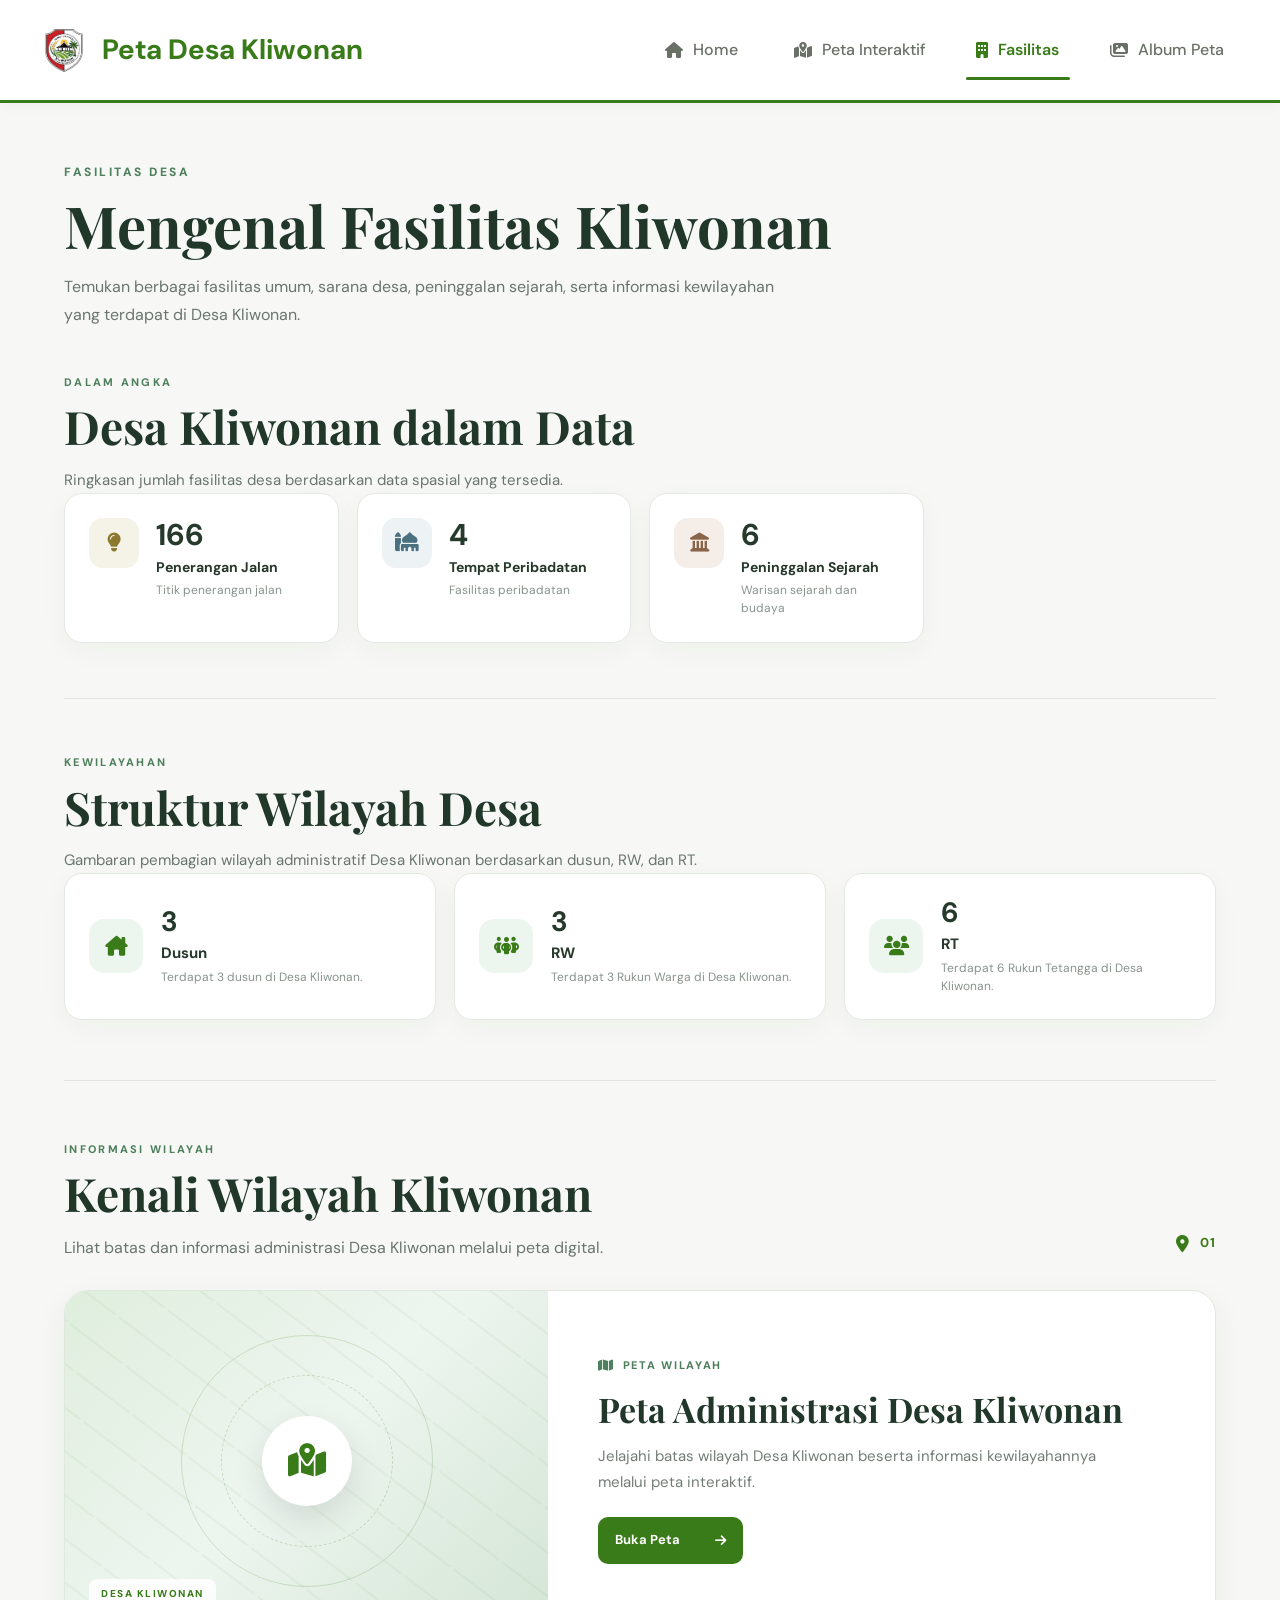
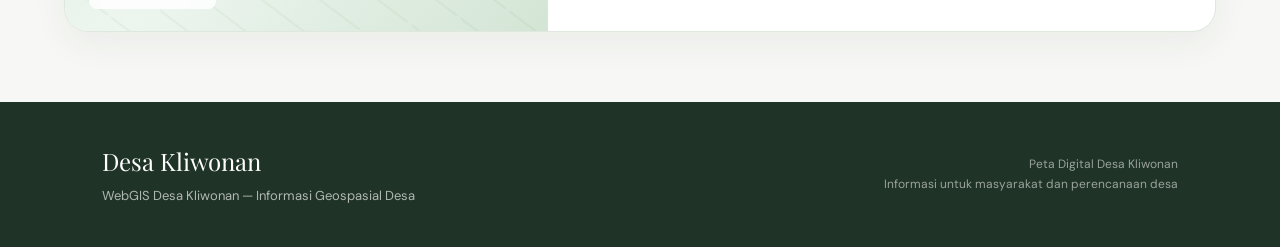
<file: fasilitas.html>
<!doctype html>
<html lang="id">
  <head>
    <meta charset="UTF-8" />
    <meta name="viewport" content="width=device-width, initial-scale=1.0" />

    <title>Fasilitas Desa Kliwonan</title>

    <!-- FONT AWESOME -->
    <link
      rel="stylesheet"
      href="https://cdnjs.cloudflare.com/ajax/libs/font-awesome/6.5.2/css/all.min.css"
    />

    <!-- GOOGLE FONT -->
    <link rel="preconnect" href="https://fonts.googleapis.com" />
    <link rel="preconnect" href="https://fonts.gstatic.com" crossorigin />

    <link
      href="https://fonts.googleapis.com/css2?family=DM+Sans:wght@400;500;600;700&family=Playfair+Display:wght@600;700&display=swap"
      rel="stylesheet"
    />

    <!-- CSS -->
    <link rel="stylesheet" href="style.css" />
  </head>

  <body>
    <!-- =====================================================
         NAVBAR
    ====================================================== -->
      <header id="navbar-container"></header>

    <!-- =====================================================
         MAIN
    ====================================================== -->

    <main>
      <!-- PAGE HEADER -->

      <section class="page-header">
        <span class="page-label"> FASILITAS DESA </span>

        <h1>Mengenal Fasilitas Kliwonan</h1>

        <p>
          Temukan berbagai fasilitas umum, sarana desa, peninggalan sejarah,
          serta informasi kewilayahan yang terdapat di Desa Kliwonan.
        </p>
      </section>

      <!-- =================================================
             RINGKASAN DATA
        ================================================== -->

      <section class="stats-section">
        <div class="section-heading">
          <span class="section-label"> DALAM ANGKA </span>

          <h2>Desa Kliwonan dalam Data</h2>

          <p>
            Ringkasan jumlah fasilitas desa berdasarkan data spasial yang
            tersedia.
          </p>
        </div>

        <div class="stats-grid">
          <!-- PJU -->

          <div class="stat-card">
            <div class="stat-icon pju">
              <i class="fas fa-lightbulb"></i>
            </div>

            <div class="stat-content">
              <span class="stat-number" id="count-pju">0</span>

              <span class="stat-title"> Penerangan Jalan </span>

              <span class="stat-description"> Titik penerangan jalan </span>
            </div>
          </div>

          <!-- PERIBADATAN -->

          <div class="stat-card">
            <div class="stat-icon worship">
              <i class="fas fa-mosque"></i>
            </div>

            <div class="stat-content">
              <span class="stat-number" id="count-peribadatan">0</span>

              <span class="stat-title"> Tempat Peribadatan </span>

              <span class="stat-description"> Fasilitas peribadatan </span>
            </div>
          </div>

          <!-- SEJARAH -->

          <div class="stat-card">
            <div class="stat-icon history">
              <i class="fas fa-landmark"></i>
            </div>

            <div class="stat-content">
              <span class="stat-number" id="count-sejarah">0</span>

              <span class="stat-title"> Peninggalan Sejarah </span>

              <span class="stat-description"> Warisan sejarah dan budaya </span>
            </div>
          </div>
        </div>
      </section>

      <!-- =================================================
             STRUKTUR WILAYAH
        ================================================== -->

      <section class="administration-section">
        <div class="section-heading">
          <span class="section-label"> KEWILAYAHAN </span>

          <h2>Struktur Wilayah Desa</h2>

          <p>
            Gambaran pembagian wilayah administratif Desa Kliwonan berdasarkan
            dusun, RW, dan RT.
          </p>
        </div>

        <div class="administration-grid">
          <!-- DUSUN -->

          <div class="administration-card">
            <div class="administration-icon">
              <i class="fas fa-house-chimney"></i>
            </div>

            <div>
              <span class="administration-number"> 3 </span>

              <h3>Dusun</h3>

              <p>Terdapat 3 dusun di Desa Kliwonan.</p>
            </div>
          </div>

          <!-- RW -->

          <div class="administration-card">
            <div class="administration-icon">
              <i class="fas fa-people-group"></i>
            </div>

            <div>
              <span class="administration-number"> 3 </span>

              <h3>RW</h3>

              <p>Terdapat 3 Rukun Warga di Desa Kliwonan.</p>
            </div>
          </div>

          <!-- RT -->

          <div class="administration-card">
            <div class="administration-icon">
              <i class="fas fa-users"></i>
            </div>

            <div>
              <span class="administration-number"> 6 </span>

              <h3>RT</h3>

              <p>Terdapat 6 Rukun Tetangga di Desa Kliwonan.</p>
            </div>
          </div>
        </div>
      </section>

      <!-- =================================================
             INFORMASI WILAYAH
        ================================================== -->

      <section class="administration-map-section">
        <div class="administration-map-heading">
          <div>
            <span class="section-label"> INFORMASI WILAYAH </span>

            <h2>Kenali Wilayah Kliwonan</h2>

            <p>
              Lihat batas dan informasi administrasi Desa Kliwonan melalui peta
              digital.
            </p>
          </div>

          <div class="map-heading-number">
            <i class="fas fa-location-dot"></i>

            <span> 01 </span>
          </div>
        </div>

        <a href="map.html?layer=desakliwonan" class="administration-map-card">
          <div class="administration-map-visual">
            <div class="map-pattern"></div>

            <div class="map-center-icon">
              <i class="fas fa-map-location-dot"></i>
            </div>

            <span class="map-coordinate"> DESA KLIWONAN </span>
          </div>

          <div class="administration-map-content">
            <span class="map-card-label">
              <i class="fas fa-map"></i>

              PETA WILAYAH
            </span>

            <h3>Peta Administrasi Desa Kliwonan</h3>

            <p>
              Jelajahi batas wilayah Desa Kliwonan beserta informasi
              kewilayahannya melalui peta interaktif.
            </p>

            <div class="map-card-button">
              <span> Buka Peta </span>

              <i class="fas fa-arrow-right"></i>
            </div>
          </div>
        </a>
      </section>
    </main>

    <!-- =====================================================
         FOOTER
    ====================================================== -->

    <footer>
      <div class="footer-content">
        <div>
          <div class="footer-title">Desa Kliwonan</div>

          <div class="footer-text">
            WebGIS Desa Kliwonan — Informasi Geospasial Desa
          </div>
        </div>

        <div class="footer-right">
          Peta Digital Desa Kliwonan

          <br />

          Informasi untuk masyarakat dan perencanaan desa
        </div>
      </div>
    </footer>

    <!-- =====================================================
         JAVASCRIPT
    ====================================================== -->

    <script src="js/fasilitas.js"></script>
    <script src="navbar.js"></script>
    
  </body>
</html>
</file>
<file: style.css>
/* == GLOBAL == */
* {
  margin: 0;
  padding: 0;
  box-sizing: border-box;
}

html {
  scroll-behavior: smooth;
}

body {
  font-family: "DM Sans", sans-serif;
  background: #f7f8f5;
  color: #26352c;
  line-height: 1.6;
}

a {
  color: inherit;
  text-decoration: none;
}

img {
  display: block;
  max-width: 100%;
}

/* ==== NAVBAR ==== */

.navbar {
  position: relative;
  z-index: 1000;
  width: 100%;
  background: #ffffff;
  border-bottom: 3px solid #397b18;
  box-shadow: 0 3px 12px rgba(0, 0, 0, 0.04);
}

.nav-container {
  width: min(1400px, 94%);
  min-height: 100px;
  margin: auto;

  display: flex;
  align-items: center;
  justify-content: space-between;
  gap: 30px;
}

.nav-logo {
  display: flex;
  align-items: center;
  gap: 12px;

  color: #397b18;
  font-size: 28px;
  font-weight: 700;
  white-space: nowrap;
}

.nav-logo img {
  width: 52px;
  height: 52px;
  object-fit: contain;
}

.nav-menu {
  display: flex;
  align-items: stretch;
  min-height: 100px;
  gap: 4px;
}

.nav-link {
  position: relative;

  min-width: 140px;

  display: flex;
  align-items: center;
  justify-content: center;

  gap: 10px;
  padding: 0 18px;

  color: #697066;
  font-size: 16px;
  font-weight: 500;

  transition: 0.25s ease;
}

.nav-link:hover,
.nav-link.active {
  color: #397b18;
}

.nav-link.active {
  font-weight: 600;
}

.nav-link.active::after {
  content: "";

  position: absolute;
  left: 18px;
  right: 18px;
  bottom: 20px;

  height: 3px;

  border-radius: 5px;
  background: #397b18;
}

/* ===== HERO ====== */

.hero-section {
  width: 100%;
}

.hero-video-wrapper {
  position: relative;

  width: 100%;
  height: 480px;

  overflow: hidden;
}

.hero-video {
  width: 100%;
  height: 100%;

  object-fit: cover;
}

.hero-overlay {
  position: absolute;
  inset: 0;

  background: linear-gradient(
    90deg,
    rgba(18, 35, 23, 0.78) 0%,
    rgba(18, 35, 23, 0.48) 45%,
    rgba(18, 35, 23, 0.1) 100%
  );
}

.hero-content {
  position: absolute;
  z-index: 2;

  left: 7%;
  top: 50%;

  width: min(650px, 85%);

  transform: translateY(-50%);

  color: #ffffff;
}

.hero-label {
  display: inline-flex;
  align-items: center;
  gap: 9px;

  margin-bottom: 14px;

  font-size: 12px;
  font-weight: 700;

  letter-spacing: 2px;
}

.hero-content h1 {
  max-width: 650px;

  font-family: "Playfair Display", serif;

  font-size: clamp(42px, 5vw, 66px);
  line-height: 1.12;

  margin-bottom: 16px;
}

.hero-content p {
  max-width: 570px;
  color: rgba(255, 255, 255, 0.88);
  font-size: 16px;
  line-height: 1.75;
  margin-bottom: 24px;
}

.hero-button {
  display: inline-flex;
  align-items: center;
  gap: 12px;
  padding: 14px 20px;
  border-radius: 10px;
  background: #397b18;
  color: #ffffff;
  font-size: 13px;
  font-weight: 700;
  transition: 0.3s ease;
}

.hero-button:hover {
  background: #2f6814;
  transform: translateY(-2px);
}

.hero-button i {
  transition: 0.3s ease;
}

.hero-button:hover i {
  transform: translateX(5px);
}

/* ==== COMMON HEADING ===== */

.section-heading {
  max-width: 780px;
}

.section-label {
  display: block;

  margin-bottom: 8px;

  color: #4f805e;

  font-size: 11px;
  font-weight: 800;

  letter-spacing: 2.3px;
}

.section-heading h2 {
  color: #20372a;

  font-family: "Playfair Display", serif;

  font-size: clamp(32px, 4vw, 46px);
  line-height: 1.2;

  margin-bottom: 12px;
}

.section-heading p {
  color: #69756d;

  font-size: 15px;
  line-height: 1.75;
}

/* =====================================================
   ABOUT
===================================================== */

.about-section {
  width: min(1180px, 90%);
  margin: auto;
  padding: 65px 0 40px;
}

/* =====================================================
   QUICK ACCESS
===================================================== */

.quick-section {
  width: min(1180px, 90%);
  margin: auto;
  padding: 15px 0 55px;
}

.quick-grid {
  display: grid;
  grid-template-columns: repeat(3, 1fr);
  gap: 20px;
}

.quick-card {
  position: relative;
  min-height: 290px;
  display: flex;
  flex-direction: column;
  padding: 28px;
  background: #ffffff;
  border: 1px solid #e2e8e2;
  border-radius: 20px;
  box-shadow: 0 8px 28px rgba(30, 50, 38, 0.04);
  overflow: hidden;
  transition: 0.3s ease;
}

.quick-card:hover {
  transform: translateY(-7px);
  border-color: #b8ccb9;
  box-shadow: 0 18px 40px rgba(30, 50, 38, 0.09);
}

.quick-icon {
  width: 55px;
  height: 55px;
  display: flex;
  align-items: center;
  justify-content: center;
  margin-bottom: 16px;
  border-radius: 15px;
  background: #edf5ef;
  color: #397b18;
  font-size: 21px;
}

.quick-number {
  position: absolute;
  top: 28px;
  right: 28px;
  color: #dbe7dc;
  font-size: 30px;
  font-weight: 700;
}

.quick-card h3 {
  color: #26382c;
  font-size: 20px;
  margin-bottom: 8px;
}

.quick-card p {
  color: #737d76;
  font-size: 14px;
  line-height: 1.7;
  margin-bottom: 16px;
}

.quick-card > span {
  display: inline-flex;
  align-items: center;
  gap: 8px;
  margin-top: auto;
  color: #397b18;
  font-size: 13px;
  font-weight: 700;
}

.quick-card > span i {
  transition: 0.25s ease;
}

.quick-card:hover > span i {
  transform: translateX(5px);
}

/* =====================================================
   VIDEO INFORMASI DESA
===================================================== */

.village-video-section {
  width: min(1180px, 90%);
  margin: auto;
  padding: 60px 0;
  border-top: 1px solid #e1e6e1;
}

.village-video-heading {
  max-width: 760px;
  margin-bottom: 28px;
}

.village-video-card {
  display: grid;
  grid-template-columns: 58% 42%;
  overflow: hidden;
  background: #ffffff;
  border: 1px solid #dfe7df;
  border-radius: 24px;
  box-shadow: 0 12px 35px rgba(30, 50, 38, 0.06);
}

.village-video {
  min-height: 350px;
  background: #1f3326;
}

.village-video video {
  width: 100%;
  height: 100%;
  min-height: 350px;
  display: block;
  object-fit: cover;
}

.village-video-text {
  display: flex;
  flex-direction: column;
  justify-content: center;
  padding: 40px;
}

.video-number {
  color: #397b18;
  font-size: 12px;
  font-weight: 800;
  letter-spacing: 2px;
  margin-bottom: 12px;
}

.village-video-text h3 {
  color: #20372a;
  font-family: "Playfair Display", serif;
  font-size: 30px;
  line-height: 1.25;
  margin-bottom: 12px;
}

.village-video-text p {
  color: #737d76;
  font-size: 14px;
  line-height: 1.75;
  margin-bottom: 18px;
}

.video-info {
  display: flex;
  align-items: center;
  gap: 10px;
  color: #397b18;
  font-size: 12px;
  font-weight: 700;
}

.video-info i {
  font-size: 18px;
}

/* =====================================================
   MAP SECTION
===================================================== */

.map-section {
  width: min(1180px, 90%);
  margin: auto;
  padding: 60px 0 70px;
  border-top: 1px solid #e1e6e1;
}

.map-section > .section-heading {
  margin-bottom: 28px;
}

.map-grid {
  display: grid;
  grid-template-columns: repeat(3, 1fr);
  gap: 20px;
}

.map-card {
  position: relative;
  min-height: 310px;
  display: flex;
  flex-direction: column;
  padding: 28px;
  background: #ffffff;
  border: 1px solid #e2e8e2;
  border-radius: 20px;
  box-shadow: 0 8px 28px rgba(30, 50, 38, 0.04);
  overflow: hidden;
  transition: 0.3s ease;
}

.map-card:hover {
  transform: translateY(-7px);
  border-color: #b8ccb9;
  box-shadow: 0 18px 40px rgba(30, 50, 38, 0.09);
}

.map-card-icon {
  width: 55px;
  height: 55px;
  display: flex;
  align-items: center;
  justify-content: center;
  margin-bottom: 16px;
  border-radius: 15px;
  background: #edf5ef;
  color: #397b18;
  font-size: 21px;
}

.map-badge {
  color: #718078;
  font-size: 10px;
  font-weight: 800;
  letter-spacing: 1.5px;
  margin-bottom: 6px;
}

.map-card h3 {
  color: #25382b;
  font-size: 21px;
  line-height: 1.3;
  margin-bottom: 8px;
}

.map-card p {
  color: #737d76;
  font-size: 14px;
  line-height: 1.7;
  margin-bottom: 16px;
}

.map-action {
  display: inline-flex;
  align-items: center;
  gap: 8px;
  margin-top: auto;
  color: #397b18;
  font-size: 13px;
  font-weight: 700;
}

.map-action i {
  transition: 0.25s ease;
}

.map-card:hover .map-action i {
  transform: translateX(5px);
}

/* =====================================================
   FOOTER
===================================================== */

footer {
  background: #1f3326;
  color: #ffffff;
  padding: 40px 8%;
}

.footer-content {
  width: min(1180px, 100%);
  margin: auto;
  display: flex;
  align-items: center;
  justify-content: space-between;
  gap: 30px;
}

.footer-title {
  font-family: "Playfair Display", serif;
  font-size: 24px;
  margin-bottom: 6px;
}

.footer-text {
  color: rgba(255, 255, 255, 0.65);
  font-size: 13px;
}

.footer-right {
  color: rgba(255, 255, 255, 0.55);
  font-size: 12px;
  text-align: right;
  line-height: 1.7;
}

/* =====================================================
   FASILITAS PAGE
===================================================== */

.page-header {
  width: min(1180px, 90%);
  margin: auto;
  padding: 60px 0 45px;
}

.page-label {
  display: block;

  margin-bottom: 10px;

  color: #4f805e;

  font-size: 12px;
  font-weight: 800;

  letter-spacing: 2.5px;
}

.page-header h1 {
  max-width: 850px;

  margin-bottom: 14px;

  color: #20372a;

  font-family: "Playfair Display", serif;

  font-size: clamp(40px, 5vw, 58px);
  line-height: 1.15;
}

.page-header p {
  max-width: 720px;

  color: #69756d;

  font-size: 16px;
  line-height: 1.75;
}

.stats-section,
.administration-section,
.data-section,
.administration-map-section {
  width: min(1180px, 90%);

  margin-left: auto;
  margin-right: auto;
}

/* =====================================================
   STATISTICS
===================================================== */

.stats-section {
  padding-bottom: 55px;
}

.stats-grid {
  display: grid;
  grid-template-columns: repeat(4, 1fr);
  gap: 18px;
}

.stat-card {
  min-height: 150px;

  display: flex;
  align-items: flex-start;

  gap: 17px;

  padding: 24px;

  background: #ffffff;

  border: 1px solid #e3e9e3;

  border-radius: 18px;

  box-shadow: 0 8px 28px rgba(30, 50, 38, 0.04);

  transition:
    transform 0.3s ease,
    box-shadow 0.3s ease,
    border-color 0.3s ease;
}

.stat-card:hover {
  transform: translateY(-5px);

  border-color: #b8ccb9;

  box-shadow: 0 16px 35px rgba(30, 50, 38, 0.08);
}

.stat-icon {
  width: 50px;
  height: 50px;

  min-width: 50px;

  display: flex;
  align-items: center;
  justify-content: center;

  border-radius: 14px;

  background: #edf5ef;

  color: #397b18;

  font-size: 19px;
}

.stat-content {
  display: flex;
  flex-direction: column;
}

.stat-number {
  color: #263a2c;

  font-size: 30px;
  font-weight: 700;

  line-height: 1.1;

  margin-bottom: 5px;
}

.stat-title {
  color: #26382c;

  font-size: 14px;
  font-weight: 700;

  margin-bottom: 3px;
}

.stat-description {
  color: #89938c;

  font-size: 12px;

  line-height: 1.5;
}

/* =====================================================
   STAT ICON VARIATIONS
===================================================== */

.stat-icon.umkm,
.facility-icon.umkm {
  background: #edf5ef;
  color: #397b18;
}

.stat-icon.pju,
.facility-icon.pju {
  background: #f5f3e8;
  color: #8b7a2e;
}

.stat-icon.worship {
  background: #edf2f5;
  color: #4b7080;
}

.stat-icon.history,
.facility-icon.history {
  background: #f5eee8;
  color: #8a6448;
}

/* =====================================================
   STRUKTUR WILAYAH
===================================================== */

.administration-section {
  border-top: 1px solid #e1e6e1;

  padding-top: 55px;
  padding-bottom: 60px;
}

.administration-grid {
  display: grid;
  grid-template-columns: repeat(3, 1fr);
  gap: 18px;
}

.administration-card {
  display: flex;
  align-items: center;

  gap: 18px;

  min-height: 140px;

  padding: 24px;

  background: #ffffff;

  border: 1px solid #e3e9e3;

  border-radius: 18px;

  box-shadow: 0 8px 28px rgba(30, 50, 38, 0.04);

  transition:
    transform 0.3s ease,
    box-shadow 0.3s ease,
    border-color 0.3s ease;
}

.administration-card:hover {
  transform: translateY(-5px);

  border-color: #b8ccb9;

  box-shadow: 0 16px 35px rgba(30, 50, 38, 0.08);
}

.administration-icon {
  width: 54px;
  height: 54px;

  min-width: 54px;

  display: flex;
  align-items: center;
  justify-content: center;

  border-radius: 15px;

  background: #edf5ef;

  color: #397b18;

  font-size: 20px;
}

.administration-number {
  display: block;

  color: #263a2c;

  font-size: 28px;
  font-weight: 700;

  line-height: 1.1;

  margin-bottom: 3px;
}

.administration-card h3 {
  color: #26382c;

  font-size: 15px;

  margin-bottom: 3px;
}

.administration-card p {
  color: #89938c;

  font-size: 12px;

  line-height: 1.5;
}

/* =====================================================
   FASILITAS & POTENSI
===================================================== */

.data-section {
  border-top: 1px solid #e1e6e1;

  padding-top: 55px;
  padding-bottom: 65px;
}

.section-title {
  display: flex;
  align-items: flex-end;
  justify-content: space-between;

  gap: 30px;

  margin-bottom: 28px;
}

.section-title > p {
  max-width: 400px;
  text-align: right;
}

.facility-grid {
  display: grid;
  grid-template-columns: repeat(3, 1fr);
  gap: 20px;
}

.facility-card {
  position: relative;

  display: flex;
  flex-direction: column;

  min-height: 310px;

  padding: 28px;

  background: #ffffff;

  border: 1px solid #e3e9e3;

  border-radius: 20px;

  overflow: hidden;

  box-shadow: 0 8px 28px rgba(30, 50, 38, 0.04);

  transition:
    transform 0.3s ease,
    box-shadow 0.3s ease,
    border-color 0.3s ease;
}

.facility-card::before {
  content: "";

  position: absolute;

  top: 0;
  left: 0;

  width: 100%;
  height: 4px;

  background: #397b18;

  transform: scaleX(0);

  transform-origin: left;

  transition: transform 0.3s ease;
}

.facility-card:hover {
  transform: translateY(-7px);

  border-color: #b8ccb9;

  box-shadow: 0 18px 40px rgba(30, 50, 38, 0.09);
}

.facility-card:hover::before {
  transform: scaleX(1);
}

.facility-icon {
  width: 55px;
  height: 55px;

  display: flex;
  align-items: center;
  justify-content: center;

  border-radius: 15px;

  background: #edf5ef;

  color: #397b18;

  font-size: 21px;

  margin-bottom: 18px;
}

.facility-content {
  height: 100%;

  display: flex;
  flex-direction: column;
}

.facility-type {
  color: #718078;

  font-size: 10px;
  font-weight: 800;

  letter-spacing: 1.5px;

  margin-bottom: 6px;
}

.facility-content h2 {
  color: #25382b;

  font-size: 21px;

  line-height: 1.3;

  margin-bottom: 8px;
}

.facility-content p {
  color: #737d76;

  font-size: 14px;

  line-height: 1.7;

  margin-bottom: 16px;
}

.facility-link {
  display: inline-flex;
  align-items: center;

  gap: 8px;

  margin-top: auto;

  color: #397b18;

  font-size: 13px;
  font-weight: 700;
}

.facility-link i {
  transition: transform 0.25s ease;
}

.facility-card:hover .facility-link i {
  transform: translateX(5px);
}

/* =====================================================
   INFORMASI WILAYAH
===================================================== */

.administration-map-section {
  padding: 60px 0 70px;

  border-top: 1px solid #e1e6e1;
}

.administration-map-heading {
  display: flex;

  align-items: flex-end;
  justify-content: space-between;

  gap: 30px;

  margin-bottom: 28px;
}

.administration-map-heading > div:first-child {
  max-width: 760px;
}

.administration-map-heading h2 {
  color: #20372a;

  font-family: "Playfair Display", serif;

  font-size: clamp(32px, 4vw, 46px);

  line-height: 1.2;

  margin-bottom: 12px;
}

.administration-map-heading p {
  max-width: 650px;

  color: #69756d;

  font-size: 16px;

  line-height: 1.75;
}

.map-heading-number {
  display: flex;

  align-items: center;

  gap: 10px;

  padding-bottom: 8px;

  color: #397b18;

  font-size: 13px;
  font-weight: 700;

  letter-spacing: 1px;
}

.map-heading-number i {
  font-size: 17px;
}

/* =====================================================
   MAP ADMINISTRATION CARD
===================================================== */

.administration-map-card {
  position: relative;

  display: grid;

  grid-template-columns: 42% 58%;

  min-height: 340px;

  overflow: hidden;

  background: #ffffff;

  border: 1px solid #dfe7df;

  border-radius: 24px;

  box-shadow: 0 12px 35px rgba(30, 50, 38, 0.06);

  transition:
    transform 0.35s ease,
    box-shadow 0.35s ease,
    border-color 0.35s ease;
}

.administration-map-card:hover {
  transform: translateY(-7px);

  border-color: #b9ceb9;

  box-shadow: 0 22px 55px rgba(30, 50, 38, 0.13);
}

/* =====================================================
   MAP VISUAL
===================================================== */

.administration-map-visual {
  position: relative;

  min-height: 340px;

  overflow: hidden;

  display: flex;

  align-items: center;
  justify-content: center;

  background: linear-gradient(
    135deg,
    #dfeedd 0%,
    #edf5ef 48%,
    #d3e5d5 100%
  );
}

.map-pattern {
  position: absolute;

  inset: 0;

  opacity: 0.45;

  background-image: linear-gradient(
    45deg,
    transparent 45%,
    rgba(57, 123, 24, 0.12) 46%,
    rgba(57, 123, 24, 0.12) 48%,
    transparent 49%
  );

  background-size: 38px 38px;

  transform: rotate(-8deg) scale(1.3);
}

.administration-map-visual::before {
  content: "";

  position: absolute;

  width: 250px;
  height: 250px;

  border: 1px solid rgba(57, 123, 24, 0.18);

  border-radius: 50%;
}

.administration-map-visual::after {
  content: "";

  position: absolute;

  width: 170px;
  height: 170px;

  border: 1px dashed rgba(57, 123, 24, 0.22);

  border-radius: 50%;
}

.map-center-icon {
  position: relative;

  z-index: 3;

  width: 90px;
  height: 90px;

  display: flex;

  align-items: center;
  justify-content: center;

  border-radius: 50%;

  background: #ffffff;

  color: #397b18;

  font-size: 34px;

  box-shadow: 0 12px 30px rgba(30, 50, 38, 0.12);

  transition: 0.35s ease;
}

.administration-map-card:hover .map-center-icon {
  transform: scale(1.08);
}

.map-coordinate {
  position: absolute;

  z-index: 4;

  left: 24px;
  bottom: 22px;

  padding: 7px 12px;

  border-radius: 8px;

  background: rgba(255, 255, 255, 0.82);

  color: #397b18;

  font-size: 10px;
  font-weight: 800;

  letter-spacing: 1.5px;

  backdrop-filter: blur(6px);
}

/* =====================================================
   MAP CONTENT
===================================================== */

.administration-map-content {
  display: flex;

  flex-direction: column;
  justify-content: center;

  padding: 40px 50px;
}

.map-card-label {
  display: inline-flex;

  align-items: center;

  gap: 8px;

  width: fit-content;

  margin-bottom: 14px;

  color: #4f805e;

  font-size: 11px;
  font-weight: 800;

  letter-spacing: 1.7px;
}

.map-card-label i {
  font-size: 13px;
}

.administration-map-content h3 {
  color: #20372a;

  font-family: "Playfair Display", serif;

  font-size: clamp(25px, 3vw, 34px);

  line-height: 1.25;

  margin-bottom: 12px;
}

.administration-map-content p {
  max-width: 520px;

  color: #737d76;

  font-size: 15px;

  line-height: 1.75;

  margin-bottom: 22px;
}

.map-card-button {
  display: inline-flex;

  align-items: center;
  justify-content: space-between;

  width: fit-content;

  min-width: 145px;

  gap: 20px;

  padding: 13px 17px;

  border-radius: 10px;

  background: #397b18;

  color: #ffffff;

  font-size: 13px;
  font-weight: 700;

  transition: 0.3s ease;
}

.map-card-button i {
  transition: 0.3s ease;
}

.administration-map-card:hover .map-card-button {
  background: #2f6814;
}

.administration-map-card:hover .map-card-button i {
  transform: translateX(5px);
}

/* =====================================================
   SEARCH
===================================================== */

.search-input {
  width: 100%;
  height: 52px;

  padding: 0 18px;

  margin-bottom: 18px;

  border: 1px solid #dce4dc;

  border-radius: 12px;

  background: #ffffff;

  color: #26352c;

  font-family: "DM Sans", sans-serif;

  font-size: 14px;

  outline: none;

  transition:
    border-color 0.25s ease,
    box-shadow 0.25s ease;
}

.search-input:focus {
  border-color: #397b18;

  box-shadow: 0 0 0 3px rgba(57, 123, 24, 0.08);
}

.search-input::placeholder {
  color: #a0aaa3;
}

/* =====================================================
   TABLE UMKM
===================================================== */

.table-container {
  width: 100%;

  overflow-x: auto;

  background: #ffffff;

  border: 1px solid #e3e9e3;

  border-radius: 16px;

  box-shadow: 0 8px 30px rgba(30, 50, 38, 0.04);
}

.summary-table {
  width: 100%;
  min-width: 700px;
  border-collapse: collapse;
}

.summary-table th {
  padding: 17px 20px;

  background: #f3f6f3;

  color: #52635a;

  font-size: 12px;
  font-weight: 700;

  text-align: left;

  border-bottom: 1px solid #e1e6e1;
}

.summary-table td {
  padding: 16px 20px;

  color: #5f6b64;

  font-size: 13px;

  border-bottom: 1px solid #edf0ed;
}

.summary-table tbody tr:last-child td {
  border-bottom: none;
}

.summary-table tbody tr:hover {
  background: #fafcf9;
}

.summary-table td:first-child {
  color: #26382c;
  font-weight: 600;
}

.loading-cell {
  text-align: center;

  color: #89938c !important;

  padding: 30px !important;
}

/* =====================================================
   ALBUM PETA
===================================================== */

.album-section {
  width: min(1180px, 90%);
  margin: auto;

  padding: 20px 0 80px;

  border-top: 1px solid #e1e6e1;
}

.album-section > .section-heading {
  margin-bottom: 28px;
}

/* =====================================================
   FILTER ALBUM
===================================================== */

.album-filter {
  display: flex;
  align-items: center;
  flex-wrap: wrap;

  gap: 10px;

  margin-bottom: 30px;
}

.album-filter-btn {
  padding: 10px 18px;

  border: 1px solid #dce4dc;
  border-radius: 10px;

  background: #ffffff;
  color: #657169;

  font-family: "DM Sans", sans-serif;
  font-size: 13px;
  font-weight: 600;

  cursor: pointer;

  transition: 0.25s ease;
}

.album-filter-btn:hover {
  border-color: #397b18;
  color: #397b18;
}

.album-filter-btn.active {
  background: #397b18;
  border-color: #397b18;
  color: #ffffff;
}

/* =====================================================
   GRID ALBUM
===================================================== */

.album-grid {
  display: grid;

  grid-template-columns: repeat(3, 1fr);

  gap: 24px;
}

/* =====================================================
   ALBUM CARD
===================================================== */

.album-card {
  overflow: hidden;

  background: #ffffff;

  border: 1px solid #e2e8e2;
  border-radius: 20px;

  box-shadow: 0 8px 28px rgba(30, 50, 38, 0.04);

  transition:
    transform 0.3s ease,
    box-shadow 0.3s ease,
    border-color 0.3s ease;
}

.album-card:hover {
  transform: translateY(-7px);

  border-color: #b8ccb9;

  box-shadow: 0 18px 40px rgba(30, 50, 38, 0.09);
}

/* =====================================================
   GAMBAR ALBUM
===================================================== */

.album-image {
  position: relative;

  width: 100%;
  height: 250px;

  overflow: hidden;

  background: #edf5ef;
}

.album-image img {
  width: 100%;
  height: 100%;

  display: block;

  object-fit: cover;

  transition: transform 0.5s ease;
}

.album-card:hover .album-image img {
  transform: scale(1.04);
}

/* =====================================================
   OVERLAY GAMBAR
===================================================== */

.album-overlay {
  position: absolute;

  inset: 0;

  display: flex;
  align-items: center;
  justify-content: center;

  background: rgba(24, 43, 31, 0.55);

  opacity: 0;

  transition: opacity 0.3s ease;
}

.album-card:hover .album-overlay {
  opacity: 1;
}

/* =====================================================
   TOMBOL LIHAT PETA
===================================================== */

.album-view-btn {
  display: inline-flex;
  align-items: center;
  justify-content: center;

  gap: 9px;

  padding: 12px 17px;

  border: none;
  border-radius: 10px;

  background: #ffffff;
  color: #397b18;

  font-family: "DM Sans", sans-serif;

  font-size: 13px;
  font-weight: 700;

  cursor: pointer;

  box-shadow: 0 8px 25px rgba(0, 0, 0, 0.15);

  transform: translateY(8px);

  transition:
    transform 0.3s ease,
    background 0.3s ease,
    color 0.3s ease;
}

.album-card:hover .album-view-btn {
  transform: translateY(0);
}

.album-view-btn:hover {
  background: #397b18;
  color: #ffffff;
}

/* =====================================================
   ISI CARD
===================================================== */

.album-content {
  padding: 24px 25px 27px;
}

.album-category {
  display: block;

  margin-bottom: 8px;

  color: #4f805e;

  font-size: 10px;
  font-weight: 800;

  letter-spacing: 1.6px;
}

.album-content h3 {
  color: #25382b;

  font-size: 20px;
  line-height: 1.3;

  margin-bottom: 9px;
}

.album-content p {
  color: #737d76;

  font-size: 13px;
  line-height: 1.7;
}

/* =====================================================
   LIGHTBOX
===================================================== */

.lightbox {
  position: fixed;

  inset: 0;

  z-index: 9999;

  display: flex;
  align-items: center;
  justify-content: center;

  padding: 40px;

  background: rgba(16, 29, 21, 0.88);

  opacity: 0;
  visibility: hidden;

  transition:
    opacity 0.3s ease,
    visibility 0.3s ease;
}

.lightbox.show {
  opacity: 1;
  visibility: visible;
}

.lightbox-content {
  position: relative;

  width: min(1350px, 88vw);
  max-height: 90vh;

  display: flex;
  flex-direction: column;

  overflow: hidden;

  background: #ffffff;

  border-radius: 24px;

  box-shadow: 0 25px 80px rgba(0, 0, 0, 0.35);

  transform: scale(0.94);

  transition: transform 0.3s ease;
}

.lightbox.show .lightbox-content {
  transform: scale(1);
}

#lightboxImage {
  width: 100%;
  max-height: 65vh;

  display: block;

  object-fit: contain;

  background: #edf2ed;
}

.lightbox-info {
  padding: 25px 35px 30px;

  background: #ffffff;
}

.lightbox-info > span {
  display: block;

  margin-bottom: 7px;

  color: #4f805e;

  font-size: 10px;
  font-weight: 800;

  letter-spacing: 1.8px;
}

.lightbox-info h3 {
  color: #20372a;

  font-family: "Playfair Display", serif;

  font-size: 28px;
  line-height: 1.3;

  margin-bottom: 8px;
}

.lightbox-info p {
  color: #737d76;

  font-size: 14px;
  line-height: 1.6;

  margin-bottom: 12px;
}

.lightbox-counter {
  color: #89938c;

  font-size: 12px;
  font-weight: 700;
}

/* =====================================================
   TOMBOL LIGHTBOX
===================================================== */

.lightbox-close,
.lightbox-prev,
.lightbox-next {
  position: absolute;

  z-index: 10;

  width: 56px;
  height: 56px;

  display: flex;
  align-items: center;
  justify-content: center;

  border: 1px solid rgba(255, 255, 255, 0.25);
  border-radius: 50%;

  background: rgba(255, 255, 255, 0.12);

  color: #ffffff;

  font-size: 20px;

  cursor: pointer;

  backdrop-filter: blur(8px);

  transition:
    background 0.25s ease,
    transform 0.25s ease;
}

.lightbox-close:hover,
.lightbox-prev:hover,
.lightbox-next:hover {
  background: #397b18;
}

.lightbox-close {
  top: 32px;
  right: 32px;
}

.lightbox-prev {
  left: 35px;
  top: 50%;

  transform: translateY(-50%);
}

.lightbox-prev:hover {
  transform: translateY(-50%) scale(1.05);
}

.lightbox-next {
  right: 35px;
  top: 50%;

  transform: translateY(-50%);
}

.lightbox-next:hover {
  transform: translateY(-50%) scale(1.05);
}

/* =====================================================
   MAP INTERACTIVE PAGE
===================================================== */

.map-page-container {
  position: relative;

  width: 100%;
  height: calc(100vh - 103px);

  overflow: hidden;

  background: #f7f8f5;
}

/* =====================================================
   SIDEBAR MAP
===================================================== */

.sidebar {
  position: absolute;

  top: 0;
  left: 0;

  z-index: 1000;

  width: 340px;
  height: 100%;

  overflow-y: auto;

  padding: 22px 18px;

  background: #ffffff;

  border-right: 1px solid #dfe7df;

  box-shadow: 4px 0 18px rgba(30, 50, 38, 0.06);

  transform: translateX(0);

  transition: transform 0.35s ease;

  -webkit-overflow-scrolling: touch;

  scrollbar-width: thin;
  scrollbar-color: #cbd8cc transparent;
}

/* Scrollbar sidebar Chrome / Edge */
.sidebar::-webkit-scrollbar {
  width: 6px;
}

.sidebar::-webkit-scrollbar-track {
  background: transparent;
}

.sidebar::-webkit-scrollbar-thumb {
  background: #cbd8cc;
  border-radius: 10px;
}

/* SIDEBAR DITUTUP */
.sidebar.collapsed {
  transform: translateX(-100%);
  pointer-events: none;
  box-shadow: none;
}

/* =====================================================
   SIDEBAR CONTROL GROUP
===================================================== */

.control-group {
  margin-bottom: 22px;
}

.control-group > h3 {
  display: flex;
  align-items: center;

  gap: 9px;

  margin-bottom: 14px;

  color: #26382c;

  font-size: 15px;
  font-weight: 700;
}

.control-group > h3 i {
  color: #397b18;
}

/* =====================================================
   BASEMAP
===================================================== */

.basemap-selector select {
  width: 100%;

  height: 43px;

  padding: 0 12px;

  border: 1px solid #dce4dc;
  border-radius: 10px;

  background: #ffffff;

  color: #52635a;

  font-family: "DM Sans", sans-serif;
  font-size: 13px;

  outline: none;

  cursor: pointer;

  transition: 0.25s ease;
}

.basemap-selector select:hover,
.basemap-selector select:focus {
  border-color: #397b18;

  box-shadow: 0 0 0 3px rgba(57, 123, 24, 0.08);
}

/* =====================================================
   LAYER CONTROLS
===================================================== */

.layer-controls {
  display: flex;
  flex-direction: column;

  gap: 6px;
}

.control-group-inner {
  margin-top: 18px;

  padding-top: 17px;

  border-top: 1px solid #edf0ed;
}

.control-group-inner h4 {
  display: flex;
  align-items: center;

  gap: 8px;

  margin-bottom: 10px;

  color: #52635a;

  font-size: 12px;
  font-weight: 800;

  letter-spacing: 0.4px;
}

.control-group-inner h4 i {
  color: #397b18;

  font-size: 13px;
}

/* =====================================================
   LAYER ITEM
===================================================== */

.layer-item {
  min-height: 40px;

  display: flex;
  align-items: center;

  gap: 8px;

  padding: 6px 8px;

  border-radius: 9px;

  transition: background 0.2s ease;
}

.layer-item:hover {
  background: #f5f8f5;
}

.layer-item input[type="checkbox"] {
  width: 15px;
  height: 15px;

  accent-color: #397b18;

  cursor: pointer;

  flex-shrink: 0;
}

.layer-item label {
  flex: 1;

  color: #52635a;

  font-size: 12px;
  font-weight: 600;

  cursor: pointer;
}

/* =====================================================
   LEGEND
===================================================== */

.layer-legend {
  width: 20px;
  height: 20px;

  flex-shrink: 0;

  border-radius: 4px;

  border: 1px solid rgba(0, 0, 0, 0.12);
}

.line-legend {
  height: 4px;

  margin-top: 1px;

  border: none;

  border-radius: 3px;
}

.border-legend {
  background: transparent;

  border-width: 3px;

  border-style: solid;

  border-radius: 3px;
}

.layer-legend-icon {
  width: 20px;
  height: 20px;

  flex-shrink: 0;

  object-fit: contain;
}

.auto-legend-icon {
  width: 25px;
  height: 25px;

  min-width: 25px;

  border-radius: 50%;

  display: flex;
  align-items: center;
  justify-content: center;

  font-size: 15px;
  line-height: 1;

  color: #ffffff;

  box-sizing: border-box;
}

/* =====================================================
   STYLE TOGGLE
===================================================== */

.style-toggle-btn {
  width: 28px;
  height: 28px;

  display: flex;
  align-items: center;
  justify-content: center;

  flex-shrink: 0;

  border: none;
  border-radius: 7px;

  background: transparent;

  color: #89938c;

  cursor: pointer;

  transition: 0.2s ease;
}

.style-toggle-btn:hover {
  background: #edf5ef;

  color: #397b18;
}

/* =====================================================
   STYLE CONTROLS
===================================================== */

.style-controls {
  display: none;

  padding: 8px 10px 10px 31px;

  margin-bottom: 4px;

  background: #f8faf8;

  border-radius: 8px;
}

.style-controls.show,
.style-controls.active {
  display: block;
}

.control-row {
  display: flex;
  align-items: center;
  justify-content: space-between;

  gap: 12px;

  min-height: 32px;
}

.control-row + .control-row {
  margin-top: 6px;
}

.control-row label {
  color: #7a857e;

  font-size: 11px;
  font-weight: 600;
}

.control-row input[type="color"] {
  width: 35px;
  height: 25px;

  padding: 2px;

  border: 1px solid #dce4dc;
  border-radius: 6px;

  background: #ffffff;

  cursor: pointer;
}

.control-row input[type="range"] {
  width: 110px;

  accent-color: #397b18;

  cursor: pointer;
}

/* =====================================================
   MAP CONTAINER
===================================================== */

.map-container {
  position: relative;

  width: 100%;
  height: 100%;
}

#map {
  width: 100%;
  height: 100%;

  background: #edf2ed;
}

/* =====================================================
   SIDEBAR TOGGLE
===================================================== */

#sidebar-toggle {
  position: absolute;

  z-index: 1001;

  left: 340px;
  top: 50%;

  width: 36px;
  height: 58px;

  display: flex;
  align-items: center;
  justify-content: center;

  transform: translateY(-50%);

  border: 1px solid #dfe7df;
  border-left: none;

  border-radius: 0 10px 10px 0;

  background: #ffffff;

  color: #397b18;

  cursor: pointer;

  box-shadow: 3px 0 12px rgba(30, 50, 38, 0.08);

  transition:
    left 0.35s ease,
    background 0.2s ease,
    border-radius 0.2s ease,
    box-shadow 0.2s ease;

  touch-action: manipulation;
}

#sidebar-toggle:hover {
  background: #edf5ef;
}

/* Sidebar tertutup */
.sidebar.collapsed + #sidebar-toggle {
  left: 0;

  border-left: 1px solid #dfe7df;

  border-radius: 0 10px 10px 0;

  box-shadow: 3px 0 12px rgba(30, 50, 38, 0.08);
}

/* =====================================================
   MAP CONTROLS
===================================================== */

.map-controls {
  position: absolute;

  z-index: 800;

  top: 18px;
  right: 18px;

  display: flex;
  flex-direction: column;

  gap: 8px;
}

.control-btn {
  width: 42px;
  height: 42px;

  display: flex;
  align-items: center;
  justify-content: center;

  border: 1px solid #dfe7df;
  border-radius: 10px;

  background: #ffffff;

  color: #397b18;

  font-size: 15px;

  cursor: pointer;

  box-shadow: 0 5px 18px rgba(30, 50, 38, 0.12);

  transition: 0.25s ease;
}

.control-btn:hover {
  background: #397b18;

  color: #ffffff;

  transform: translateY(-2px);
}

/* =====================================================
   LOADING
===================================================== */

.loading {
  position: absolute;

  z-index: 1000;

  top: 50%;
  left: 50%;

  transform: translate(-50%, -50%);

  display: flex;
  align-items: center;

  gap: 12px;

  padding: 15px 20px;

  border-radius: 12px;

  background: rgba(255, 255, 255, 0.95);

  color: #52635a;

  font-size: 13px;
  font-weight: 600;

  box-shadow: 0 10px 30px rgba(30, 50, 38, 0.15);

  backdrop-filter: blur(8px);
}

.spinner {
  width: 20px;
  height: 20px;

  border: 3px solid #dfe9df;

  border-top-color: #397b18;

  border-radius: 50%;

  animation: mapSpinner 0.8s linear infinite;
}

@keyframes mapSpinner {
  from {
    transform: rotate(0deg);
  }

  to {
    transform: rotate(360deg);
  }
}

/* =====================================================
   MAP POPUP
===================================================== */

.leaflet-popup-content-wrapper {
  border-radius: 12px;

  box-shadow: 0 8px 25px rgba(30, 50, 38, 0.15);
}

.leaflet-popup-content {
  margin: 15px 18px;

  color: #52635a;

  font-family: "DM Sans", sans-serif;

  font-size: 13px;
  line-height: 1.6;
}

.leaflet-popup-content h3 {
  margin-bottom: 6px;

  color: #26382c;

  font-size: 16px;
}

.leaflet-popup-content strong {
  color: #397b18;
}

/* =====================================================
   ROAD LABEL
===================================================== */

.road-label {
  background: transparent;

  border: none;

  box-shadow: none;

  color: #2c3e50;

  font-size: 10px;

  font-weight: 700;

  text-shadow:
    0 0 2px #ffffff,
    0 0 2px #ffffff,
    0 0 2px #ffffff;
}

/* =====================================================
   ABOUT MODAL
===================================================== */

.modal {
  display: none;

  position: fixed;

  inset: 0;

  z-index: 9999;

  width: 100%;
  height: 100%;

  background: rgba(0, 0, 0, 0.45);

  align-items: center;
  justify-content: center;

  padding: 15px;
}

.modal.show {
  display: flex;
}

/* KOTAK POPUP */

.modal-content {
  position: relative;

  width: 90%;
  max-width: 430px;

  max-height: 75vh;

  overflow-y: auto;

  background: #ffffff;

  padding: 24px;

  border-radius: 16px;

  box-shadow: 0 15px 40px rgba(0, 0, 0, 0.22);

  margin: 0;

  -webkit-overflow-scrolling: touch;
}

/* JUDUL */

.modal-content h2 {
  margin: 0 35px 18px 0;

  font-size: 22px;

  display: flex;
  align-items: center;

  gap: 9px;
}

/* ICON JUDUL */

.modal-content h2 i {
  width: 34px;
  height: 34px;

  min-width: 34px;

  border-radius: 50%;

  display: flex;
  align-items: center;
  justify-content: center;

  background: #397b18;
  color: #ffffff;

  font-size: 15px;
}

/* ISI */

.modal-content p {
  margin: 0 0 12px;

  font-size: 14px;

  line-height: 1.6;
}

/* TOMBOL CLOSE */

.modal .close {
  position: absolute;

  top: 12px;
  right: 12px;

  width: 32px;
  height: 32px;

  border: none;

  border-radius: 50%;

  background: #f1f5f9;
  color: #475569;

  font-size: 22px;

  cursor: pointer;

  display: flex;
  align-items: center;
  justify-content: center;
}

.modal .close:hover {
  background: #e2e8f0;
}

/* =====================================================
   RESPONSIVE TABLET
===================================================== */

@media (max-width: 1100px) {
  .stats-grid {
    grid-template-columns: repeat(2, 1fr);
  }

  .facility-grid {
    grid-template-columns: repeat(2, 1fr);
  }

  .album-grid {
    grid-template-columns: repeat(2, 1fr);
  }
}

/* =====================================================
   RESPONSIVE TABLET KECIL
===================================================== */

@media (max-width: 1000px) {
  .nav-logo {
    font-size: 23px;
  }

  .nav-link {
    min-width: auto;

    padding: 0 12px;

    font-size: 14px;
  }

  .quick-grid,
  .map-grid {
    grid-template-columns: repeat(2, 1fr);
  }

  .village-video-card {
    grid-template-columns: 1fr;
  }

  .village-video,
  .village-video video {
    min-height: 300px;
  }
}

/* =====================================================
   RESPONSIVE TABLET MAP
===================================================== */

@media (max-width: 900px) {
  .administration-map-card {
    grid-template-columns: 1fr;
  }

  .administration-map-visual {
    min-height: 280px;
  }

  .administration-map-content {
    padding: 38px;
  }

  .map-page-container {
    height: calc(100vh - 145px);
  }

  /* SIDEBAR TABLET */
  .sidebar {
    width: 320px;
    max-width: 85vw;
  }

  /* TOGGLE MENGIKUTI SIDEBAR */
  #sidebar-toggle {
    left: 320px;
  }

  /* SIDEBAR DITUTUP */
  .sidebar.collapsed + #sidebar-toggle {
    left: 0;
  }
}

/* =====================================================
   MOBILE
===================================================== */

@media (max-width: 700px) {

  /* =========================
     NAVBAR MOBILE
  ========================= */

  .nav-container {
    flex-direction: column;

    padding: 16px 0;

    gap: 12px;

    min-height: auto;
  }

  .nav-logo {
    font-size: 22px;
  }

  .nav-logo img {
    width: 44px;
    height: 44px;
  }

  .nav-menu {
    width: 100%;

    min-height: 45px;

    display: flex;

    justify-content: flex-start;

    gap: 2px;

    overflow-x: auto;

    white-space: nowrap;

    scrollbar-width: none;

    -webkit-overflow-scrolling: touch;
  }

  .nav-menu::-webkit-scrollbar {
    display: none;
  }

  .nav-link {
    flex: 0 0 auto;

    min-width: auto;

    padding: 0 9px;

    font-size: 12px;

    gap: 5px;
  }

  .nav-link i {
    font-size: 13px;
  }

  .nav-link.active::after {
    bottom: 0;

    left: 7px;
    right: 7px;
  }

  /* =========================
     HERO
  ========================= */

  .hero-video-wrapper {
    height: 560px;
  }

  .hero-content {
    left: 7%;

    width: 86%;
  }

  .hero-content h1 {
    font-size: 40px;
  }

  .hero-content p {
    font-size: 14px;
  }

  /* =========================
     HOME
  ========================= */

  .about-section,
  .quick-section,
  .village-video-section,
  .map-section {
    width: 88%;
  }

  .about-section {
    padding: 55px 0 30px;
  }

  .quick-section {
    padding: 10px 0 45px;
  }

  .quick-grid,
  .map-grid {
    grid-template-columns: 1fr;
  }

  .village-video-section,
  .map-section {
    padding: 50px 0;
  }

  .village-video-heading,
  .map-section > .section-heading {
    margin-bottom: 24px;
  }

  .village-video-text {
    padding: 30px 25px;
  }

  .village-video-text h3 {
    font-size: 26px;
  }

  /* =========================
     FOOTER
  ========================= */

  .footer-content {
    flex-direction: column;

    align-items: flex-start;
  }

  .footer-right {
    text-align: left;
  }

  /* =========================
     FASILITAS
  ========================= */

  .page-header,
  .stats-section,
  .administration-section,
  .data-section,
  .administration-map-section {
    width: 88%;
  }

  .page-header {
    padding: 50px 0 35px;
  }

  .page-header h1 {
    font-size: 38px;
  }

  .stats-section {
    padding-bottom: 40px;
  }

  .stats-grid,
  .facility-grid {
    grid-template-columns: 1fr;
  }

  .section-title {
    flex-direction: column;

    align-items: flex-start;

    gap: 10px;

    margin-bottom: 24px;
  }

  .section-title > p {
    max-width: 650px;

    text-align: left;
  }

  .administration-section {
    padding-top: 45px;

    padding-bottom: 45px;
  }

  .administration-grid {
    grid-template-columns: 1fr;
  }

  .data-section {
    padding-top: 45px;

    padding-bottom: 50px;
  }

  .administration-map-section {
    padding: 50px 0 55px;
  }

  .administration-map-heading {
    align-items: flex-start;

    flex-direction: column;

    gap: 8px;

    margin-bottom: 24px;
  }

  .map-heading-number {
    display: none;
  }

  .administration-map-card {
    border-radius: 18px;
  }

  .administration-map-visual {
    min-height: 230px;
  }

  .map-center-icon {
    width: 72px;
    height: 72px;

    font-size: 27px;
  }

  .administration-map-content {
    padding: 30px 25px;
  }

  .administration-map-content h3 {
    font-size: 26px;
  }

  .administration-map-content p {
    font-size: 14px;
  }

  /* =========================
     ALBUM
  ========================= */

  .album-section {
    width: 88%;

    padding: 10px 0 55px;
  }

  .album-filter {
    gap: 7px;
  }

  .album-filter-btn {
    padding: 9px 13px;

    font-size: 12px;
  }

  .album-grid {
    grid-template-columns: 1fr;

    gap: 18px;
  }

  .album-image {
    height: 230px;
  }

  .album-content {
    padding: 21px;
  }

  /* =========================
     LIGHTBOX
  ========================= */

  .lightbox {
    padding: 15px;
  }

  .lightbox-content {
    width: 100%;

    max-height: 90vh;

    border-radius: 18px;
  }

  #lightboxImage {
    max-height: 48vh;
  }

  .lightbox-info {
    padding: 20px;
  }

  .lightbox-info h3 {
    font-size: 23px;
  }

  .lightbox-info p {
    font-size: 13px;
  }

  .lightbox-close {
    top: 18px;
    right: 18px;

    width: 45px;
    height: 45px;
  }

  .lightbox-prev,
  .lightbox-next {
    width: 45px;
    height: 45px;
  }

  .lightbox-prev {
    left: 10px;
  }

  .lightbox-next {
    right: 10px;
  }

  /* =========================
     MAP MOBILE
  ========================= */

  .map-page-container {
    height: calc(100vh - 145px);

    min-height: 500px;
  }

  /* SIDEBAR MOBILE */
  .sidebar {
    width: 300px;
    max-width: 85vw;

    padding: 18px 15px;
  }

  /* SIDEBAR DITUTUP */
  .sidebar.collapsed {
    transform: translateX(-100%);
    pointer-events: none;
  }

  /* TOGGLE MENGIKUTI SIDEBAR */
  #sidebar-toggle {
    left: 300px;

    width: 34px;
    height: 54px;
  }

  /* TOGGLE SAAT SIDEBAR DITUTUP */
  .sidebar.collapsed + #sidebar-toggle {
    left: 0;
  }

  .map-controls {
    top: 12px;
    right: 12px;
  }

  .control-btn {
    width: 40px;
    height: 40px;
  }

  /* =========================
     MODAL MOBILE
  ========================= */

  .modal {
    padding: 12px;
  }

  .modal-content {
    width: 94%;

    max-height: 80vh;

    padding: 20px;

    border-radius: 15px;
  }

  .modal-content h2 {
    font-size: 20px;
  }

  .modal-content p {
    font-size: 13px;
  }
}

/* =====================================================
   EXTRA SMALL MOBILE
===================================================== */

@media (max-width: 400px) {

  .nav-logo {
    font-size: 19px;
  }

  .nav-logo img {
    width: 40px;
    height: 40px;
  }

  .nav-link {
    padding: 0 7px;

    font-size: 11px;
  }

  .hero-video-wrapper {
    height: 520px;
  }

  .hero-content h1 {
    font-size: 34px;
  }

  .hero-content p {
    font-size: 13px;
  }

  .quick-card,
  .map-card,
  .facility-card {
    padding: 22px;
  }

  .sidebar {
    width: 285px;
    max-width: 85vw;
  }
  #sidebar-toggle {
    left: 285px;
  }

  .sidebar.collapsed + #sidebar-toggle {
    left: 0;
  }
}
</file>
